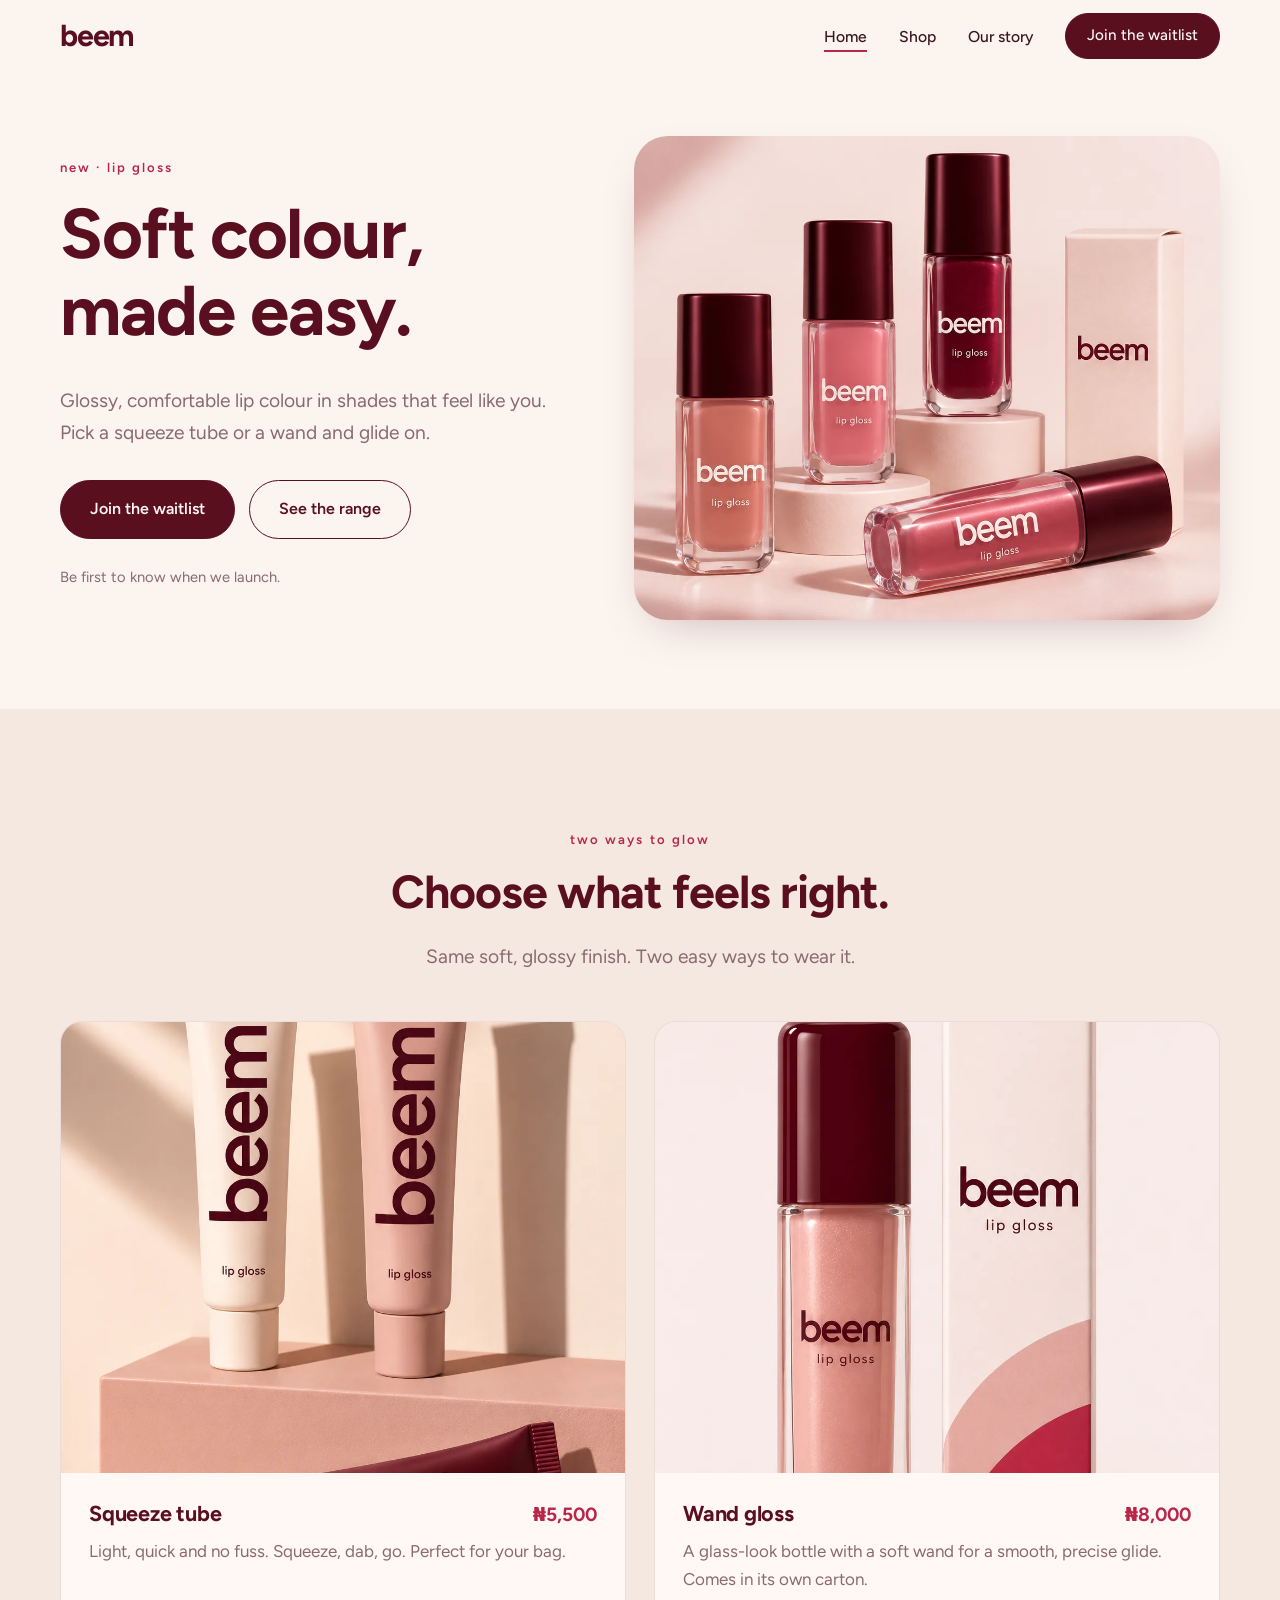
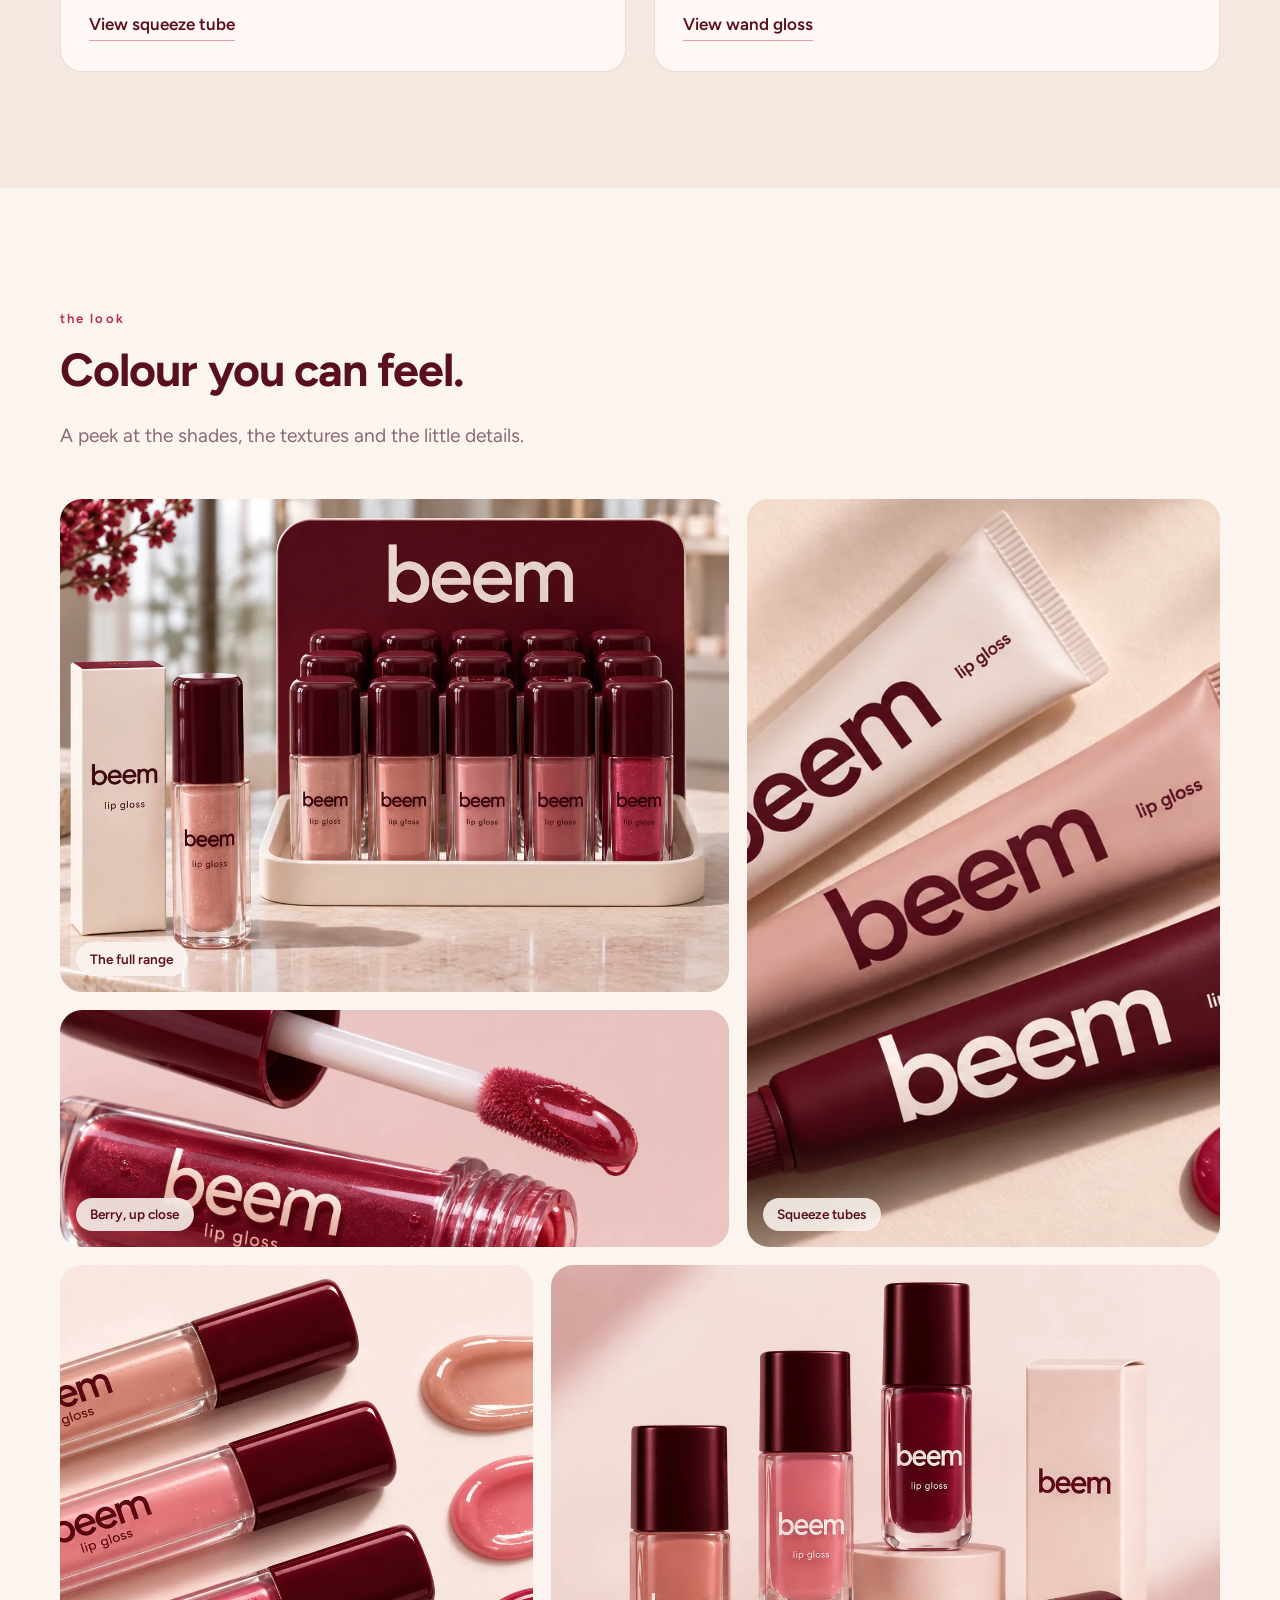
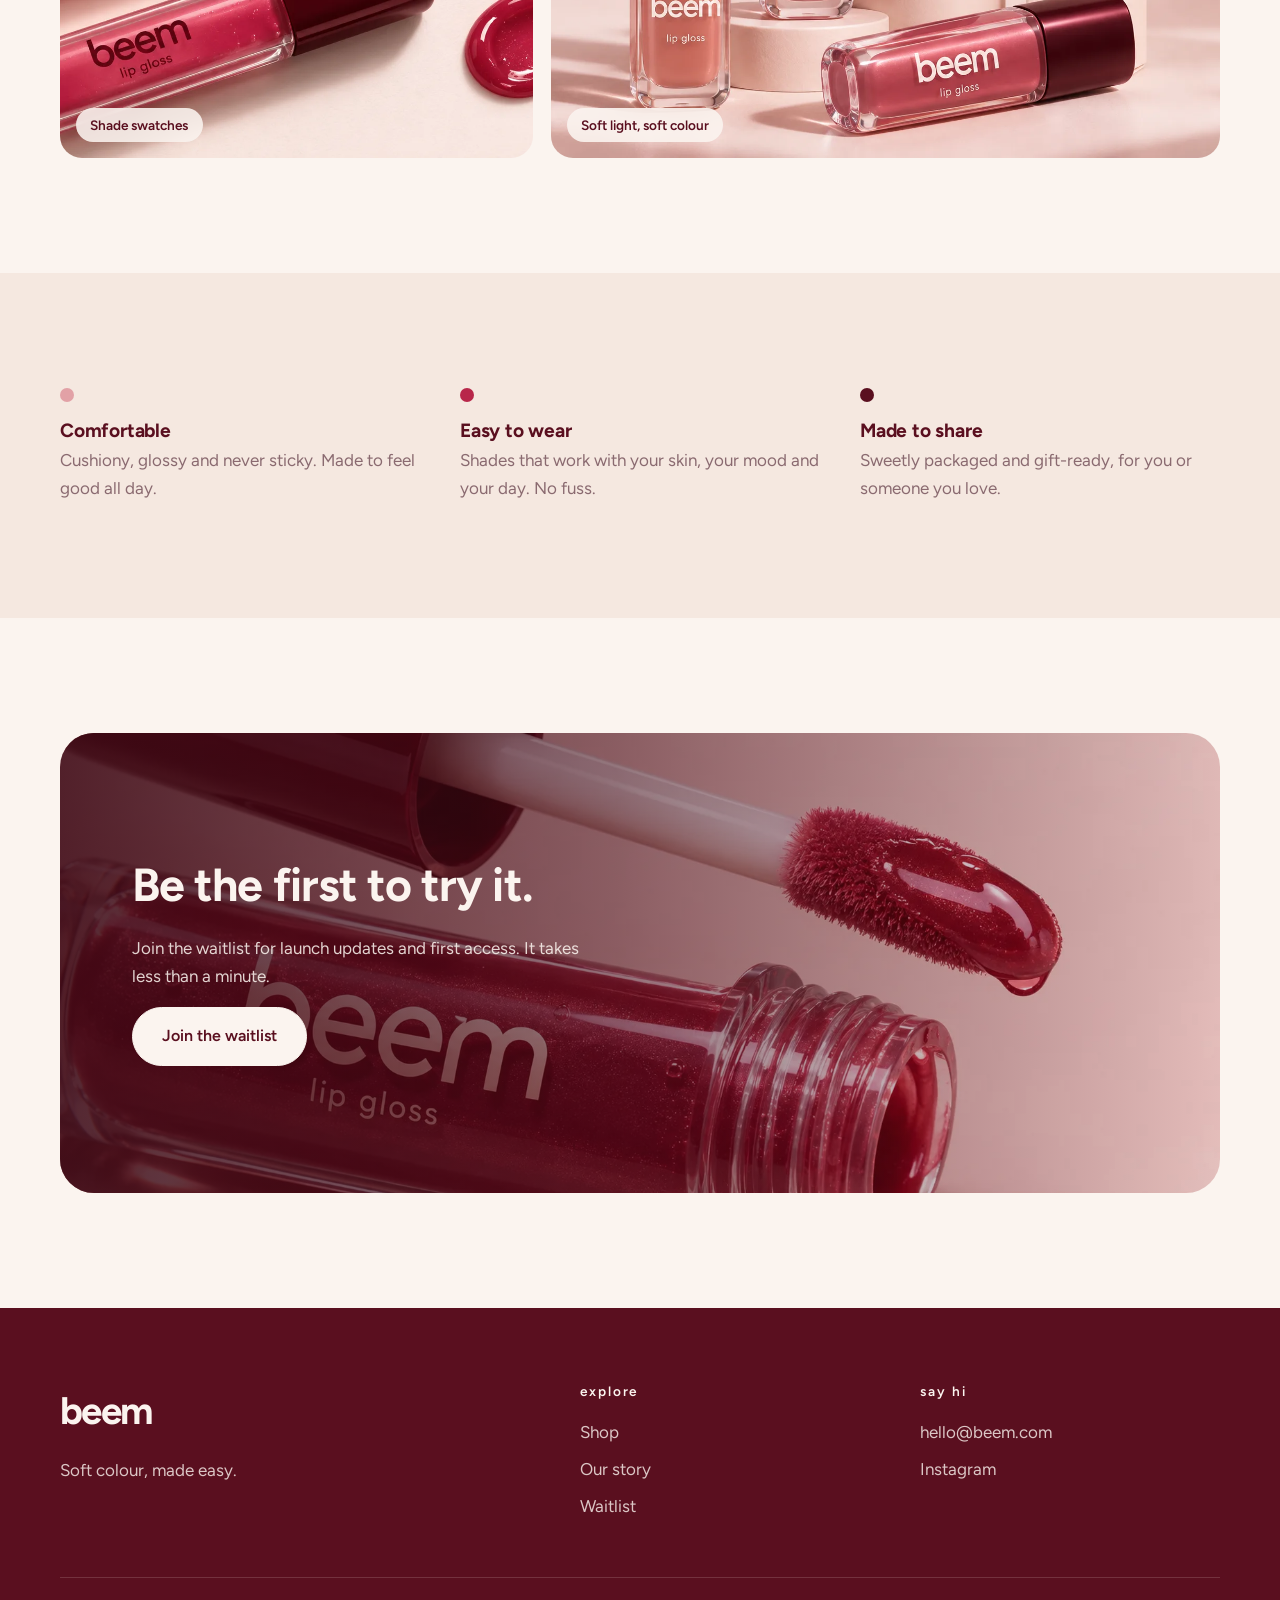
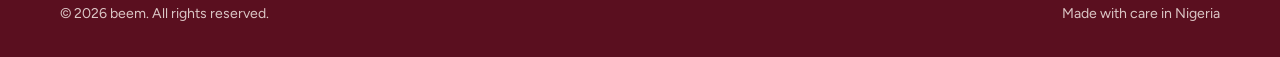
<file: beem-site/index.html>
<!DOCTYPE html>
<html lang="en">
<head>
  <meta charset="utf-8">
  <meta name="viewport" content="width=device-width, initial-scale=1">
  <title>beem — lip gloss, made easy</title>
  <meta name="description" content="beem lip gloss: soft, glossy colour in a squeeze tube or a wand. Join the waitlist for first access.">
  <meta property="og:title" content="beem — lip gloss, made easy">
  <meta property="og:description" content="Soft, glossy colour for every day. Join the waitlist for first access.">
  <meta property="og:image" content="images/hero-bottles.jpg">
  <meta name="theme-color" content="#5a0f1f">
  <link rel="preconnect" href="https://fonts.googleapis.com">
  <link rel="preconnect" href="https://fonts.gstatic.com" crossorigin>
  <link href="https://fonts.googleapis.com/css2?family=Figtree:wght@400;500;600;700&display=swap" rel="stylesheet">
  <link rel="stylesheet" href="css/style.css">
</head>
<body>

<header class="site-header">
  <nav class="wrap nav" aria-label="Main">
    <a href="index.html" class="logo" aria-label="beem home">beem</a>
    <button class="nav__toggle" aria-expanded="false" aria-controls="menu" aria-label="Menu"><span></span></button>
    <ul class="nav__links" id="menu">
      <li><a href="index.html" aria-current="page">Home</a></li>
      <li><a href="shop.html">Shop</a></li>
      <li><a href="about.html">Our story</a></li>
      <li><a href="waitlist.html" class="btn">Join the waitlist</a></li>
    </ul>
  </nav>
</header>

<main>
  <!-- HERO -->
  <section class="hero">
    <div class="wrap hero__grid">
      <div class="hero__text">
        <span class="eyebrow">new · lip gloss</span>
        <h1>Soft colour, <br>made easy.</h1>
        <p class="lead">Glossy, comfortable lip colour in shades that feel like you. Pick a squeeze tube or a wand and glide on.</p>
        <div class="hero__actions">
          <a href="waitlist.html" class="btn">Join the waitlist</a>
          <a href="shop.html" class="btn btn--ghost">See the range</a>
        </div>
        <p class="hero__note">Be first to know when we launch.</p>
      </div>
      <div class="hero__img reveal">
        <img src="images/hero-bottles.webp" alt="Four beem lip gloss bottles in nude, rose and wine shades beside their cream carton" width="1672" height="941" fetchpriority="high">
      </div>
    </div>
  </section>

  <!-- TWO WAYS -->
  <section class="section section--blush">
    <div class="wrap">
      <div class="section-head section-head--center reveal">
        <span class="eyebrow">two ways to glow</span>
        <h2>Choose what feels right.</h2>
        <p class="lead">Same soft, glossy finish. Two easy ways to wear it.</p>
      </div>
      <div class="duo">
        <article class="card reveal">
          <div class="card__img"><img src="images/tubes-trio.webp" alt="Beem squeeze tubes in cream, blush and wine" style="object-position: 50% 45%" loading="lazy" width="1024" height="1536"></div>
          <div class="card__body">
            <div class="card__row"><h3>Squeeze tube</h3><span class="price">₦5,500</span></div>
            <p>Light, quick and no fuss. Squeeze, dab, go. Perfect for your bag.</p>
            <a href="shop.html#tube" class="link-arrow">View squeeze tube</a>
          </div>
        </article>
        <article class="card reveal" data-delay="1">
          <div class="card__img"><img src="images/gloss-carton.webp" alt="Beem wand lip gloss in soft nude beside its carton" style="object-position: 50% 40%" loading="lazy" width="1086" height="1448"></div>
          <div class="card__body">
            <div class="card__row"><h3>Wand gloss</h3><span class="price">₦8,000</span></div>
            <p>A glass-look bottle with a soft wand for a smooth, precise glide. Comes in its own carton.</p>
            <a href="shop.html#gloss" class="link-arrow">View wand gloss</a>
          </div>
        </article>
      </div>
    </div>
  </section>

  <!-- CAMPAIGN -->
  <section class="section">
    <div class="wrap">
      <div class="section-head reveal">
        <span class="eyebrow">the look</span>
        <h2>Colour you can feel.</h2>
        <p class="lead">A peek at the shades, the textures and the little details.</p>
      </div>
      <div class="gallery">
        <figure class="g1 reveal"><img src="images/counter-display.webp" alt="Beem lip gloss display on a marble counter" loading="lazy"><figcaption>The full range</figcaption></figure>
        <figure class="g2 reveal" data-delay="1"><img src="images/tubes-flatlay.webp" alt="Beem squeeze tubes lying beside an open carton with gloss swatches" style="object-position: 62% 50%" loading="lazy"><figcaption>Squeeze tubes</figcaption></figure>
        <figure class="g3 reveal"><img src="images/berry-macro.webp" alt="Close-up of the berry gloss wand with a glossy drop" style="object-position: 50% 30%" loading="lazy"><figcaption>Berry, up close</figcaption></figure>
        <figure class="g4 reveal"><img src="images/wands-swatches.webp" alt="Three beem glosses next to their glossy swatches" loading="lazy"><figcaption>Shade swatches</figcaption></figure>
        <figure class="g5 reveal" data-delay="1"><img src="images/hero-bottles.webp" alt="Beem gloss bottles on soft pedestals" loading="lazy"><figcaption>Soft light, soft colour</figcaption></figure>
      </div>
    </div>
  </section>

  <!-- VALUES -->
  <section class="section section--blush">
    <div class="wrap values">
      <div class="value reveal"><div class="value__dot"></div><h3>Comfortable</h3><p>Cushiony, glossy and never sticky. Made to feel good all day.</p></div>
      <div class="value reveal" data-delay="1"><div class="value__dot"></div><h3>Easy to wear</h3><p>Shades that work with your skin, your mood and your day. No fuss.</p></div>
      <div class="value reveal" data-delay="2"><div class="value__dot"></div><h3>Made to share</h3><p>Sweetly packaged and gift-ready, for you or someone you love.</p></div>
    </div>
  </section>

  <!-- CTA BANNER -->
  <section class="section">
    <div class="wrap">
      <div class="banner reveal">
        <div class="banner__bg"><img src="images/berry-macro.webp" alt="" loading="lazy"></div>
        <div class="banner__text">
          <h2>Be the first to try it.</h2>
          <p>Join the waitlist for launch updates and first access. It takes less than a minute.</p>
          <a href="waitlist.html" class="btn">Join the waitlist</a>
        </div>
      </div>
    </div>
  </section>
</main>

<footer class="site-footer">
  <div class="wrap">
    <div class="footer__grid">
      <div>
        <a href="index.html" class="logo">beem</a>
        <p>Soft colour, made easy.</p>
      </div>
      <div>
        <h4>explore</h4>
        <ul>
          <li><a href="shop.html">Shop</a></li>
          <li><a href="about.html">Our story</a></li>
          <li><a href="waitlist.html">Waitlist</a></li>
        </ul>
      </div>
      <div>
        <h4>say hi</h4>
        <ul>
          <li><a href="mailto:hello@beem.com">hello@beem.com</a></li>
          <li><a href="#" aria-label="Instagram">Instagram</a></li>
        </ul>
      </div>
    </div>
    <div class="footer__bottom">
      <span>© <span data-year>2026</span> beem. All rights reserved.</span>
      <span>Made with care in Nigeria</span>
    </div>
  </div>
</footer>

<script src="js/main.js"></script>
</body>
</html>
</file>
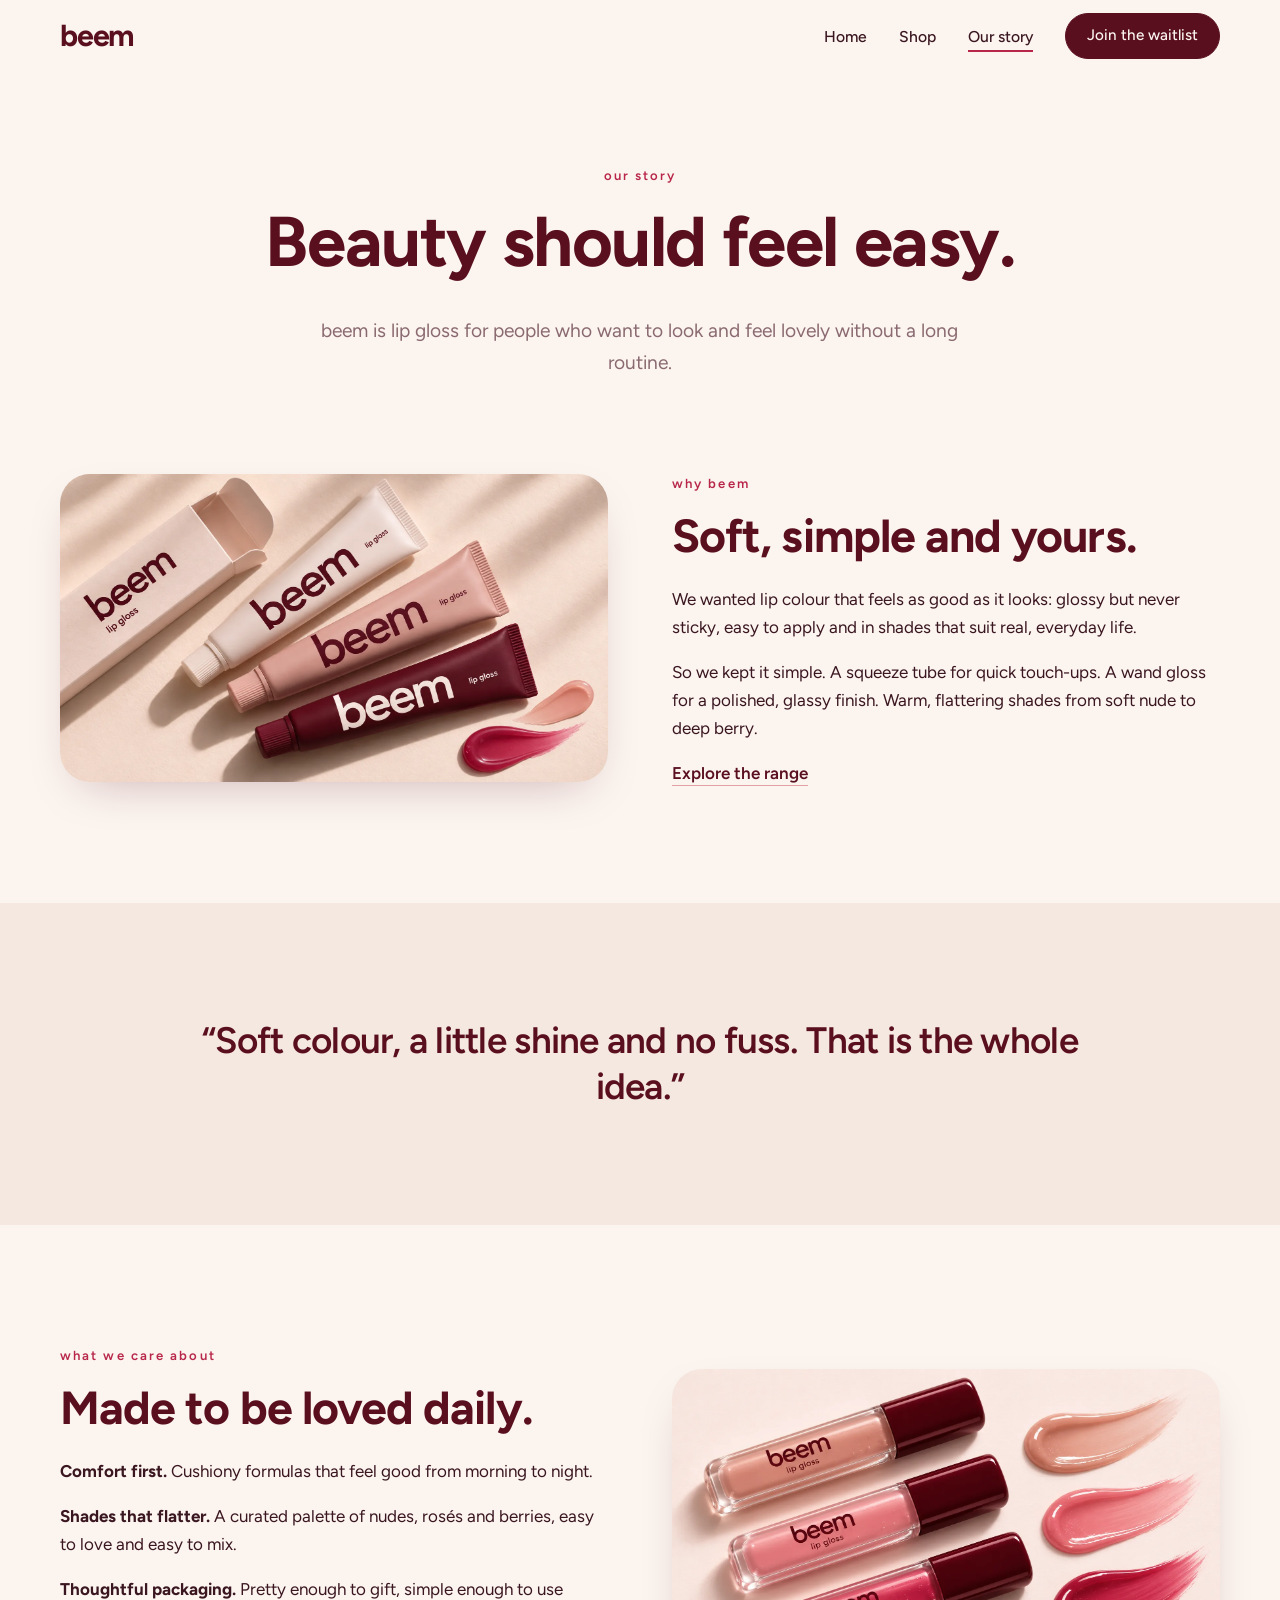
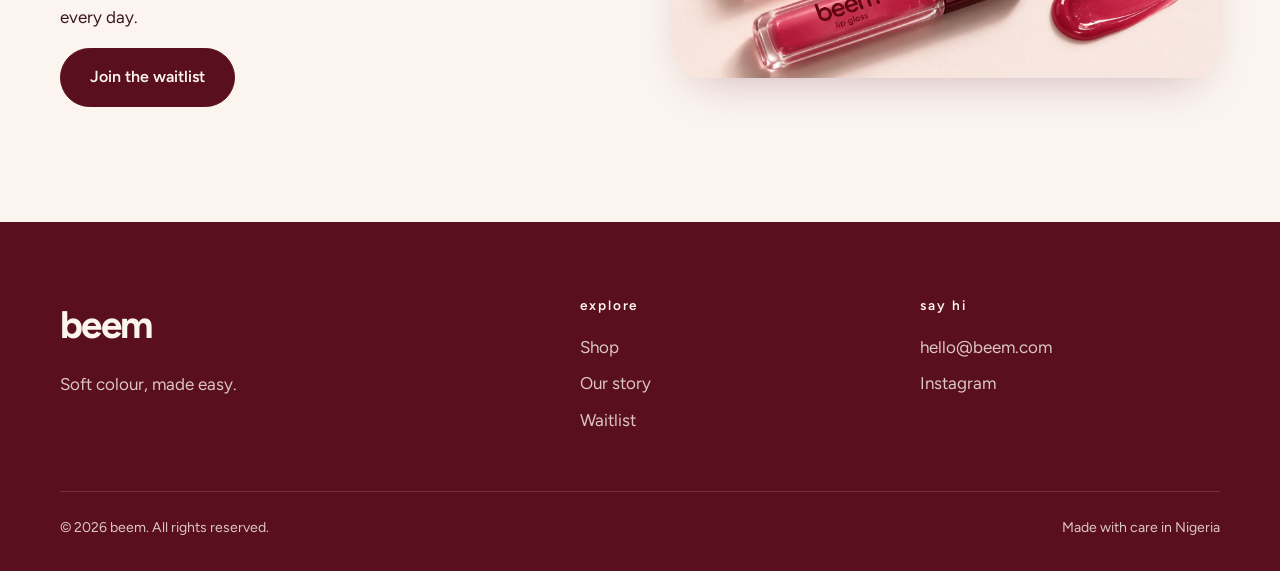
<file: beem-site/about.html>
<!DOCTYPE html>
<html lang="en">
<head>
  <meta charset="utf-8">
  <meta name="viewport" content="width=device-width, initial-scale=1">
  <title>Our story — beem</title>
  <meta name="description" content="beem is lip gloss made simple: soft colour, comfortable wear and shades that feel like you.">
  <meta property="og:title" content="Our story — beem">
  <meta property="og:image" content="images/hero-bottles.jpg">
  <meta name="theme-color" content="#5a0f1f">
  <link rel="preconnect" href="https://fonts.googleapis.com">
  <link rel="preconnect" href="https://fonts.gstatic.com" crossorigin>
  <link href="https://fonts.googleapis.com/css2?family=Figtree:wght@400;500;600;700&display=swap" rel="stylesheet">
  <link rel="stylesheet" href="css/style.css">
</head>
<body>

<header class="site-header">
  <nav class="wrap nav" aria-label="Main">
    <a href="index.html" class="logo" aria-label="beem home">beem</a>
    <button class="nav__toggle" aria-expanded="false" aria-controls="menu" aria-label="Menu"><span></span></button>
    <ul class="nav__links" id="menu">
      <li><a href="index.html">Home</a></li>
      <li><a href="shop.html">Shop</a></li>
      <li><a href="about.html" aria-current="page">Our story</a></li>
      <li><a href="waitlist.html" class="btn">Join the waitlist</a></li>
    </ul>
  </nav>
</header>

<main>
  <section class="page-head wrap">
    <span class="eyebrow">our story</span>
    <h1>Beauty should feel easy.</h1>
    <p class="lead">beem is lip gloss for people who want to look and feel lovely without a long routine.</p>
  </section>

  <section class="section" style="padding-top: 2rem;">
    <div class="wrap split">
      <div class="split__img reveal"><img src="images/tubes-flatlay.webp" alt="Beem squeeze tubes and carton on a soft cream surface" loading="lazy"></div>
      <div class="reveal" data-delay="1">
        <span class="eyebrow">why beem</span>
        <h2>Soft, simple and yours.</h2>
        <p>We wanted lip colour that feels as good as it looks: glossy but never sticky, easy to apply and in shades that suit real, everyday life.</p>
        <p>So we kept it simple. A squeeze tube for quick touch-ups. A wand gloss for a polished, glassy finish. Warm, flattering shades from soft nude to deep berry.</p>
        <a href="shop.html" class="link-arrow">Explore the range</a>
      </div>
    </div>
  </section>

  <section class="section section--blush">
    <div class="wrap">
      <p class="quote reveal">“Soft colour, a little shine and no fuss. That is the whole idea.”</p>
    </div>
  </section>

  <section class="section">
    <div class="wrap split split--flip">
      <div class="split__img reveal"><img src="images/wands-swatches.webp" alt="Beem glosses next to their shiny swatches" loading="lazy"></div>
      <div class="reveal" data-delay="1">
        <span class="eyebrow">what we care about</span>
        <h2>Made to be loved daily.</h2>
        <p><strong>Comfort first.</strong> Cushiony formulas that feel good from morning to night.</p>
        <p><strong>Shades that flatter.</strong> A curated palette of nudes, rosés and berries, easy to love and easy to mix.</p>
        <p><strong>Thoughtful packaging.</strong> Pretty enough to gift, simple enough to use every day.</p>
        <a href="waitlist.html" class="btn">Join the waitlist</a>
      </div>
    </div>
  </section>
</main>

<footer class="site-footer">
  <div class="wrap">
    <div class="footer__grid">
      <div>
        <a href="index.html" class="logo">beem</a>
        <p>Soft colour, made easy.</p>
      </div>
      <div>
        <h4>explore</h4>
        <ul>
          <li><a href="shop.html">Shop</a></li>
          <li><a href="about.html">Our story</a></li>
          <li><a href="waitlist.html">Waitlist</a></li>
        </ul>
      </div>
      <div>
        <h4>say hi</h4>
        <ul>
          <li><a href="mailto:hello@beem.com">hello@beem.com</a></li>
          <li><a href="#" aria-label="Instagram">Instagram</a></li>
        </ul>
      </div>
    </div>
    <div class="footer__bottom">
      <span>© <span data-year>2026</span> beem. All rights reserved.</span>
      <span>Made with care in Nigeria</span>
    </div>
  </div>
</footer>

<script src="js/main.js"></script>
</body>
</html>
</file>
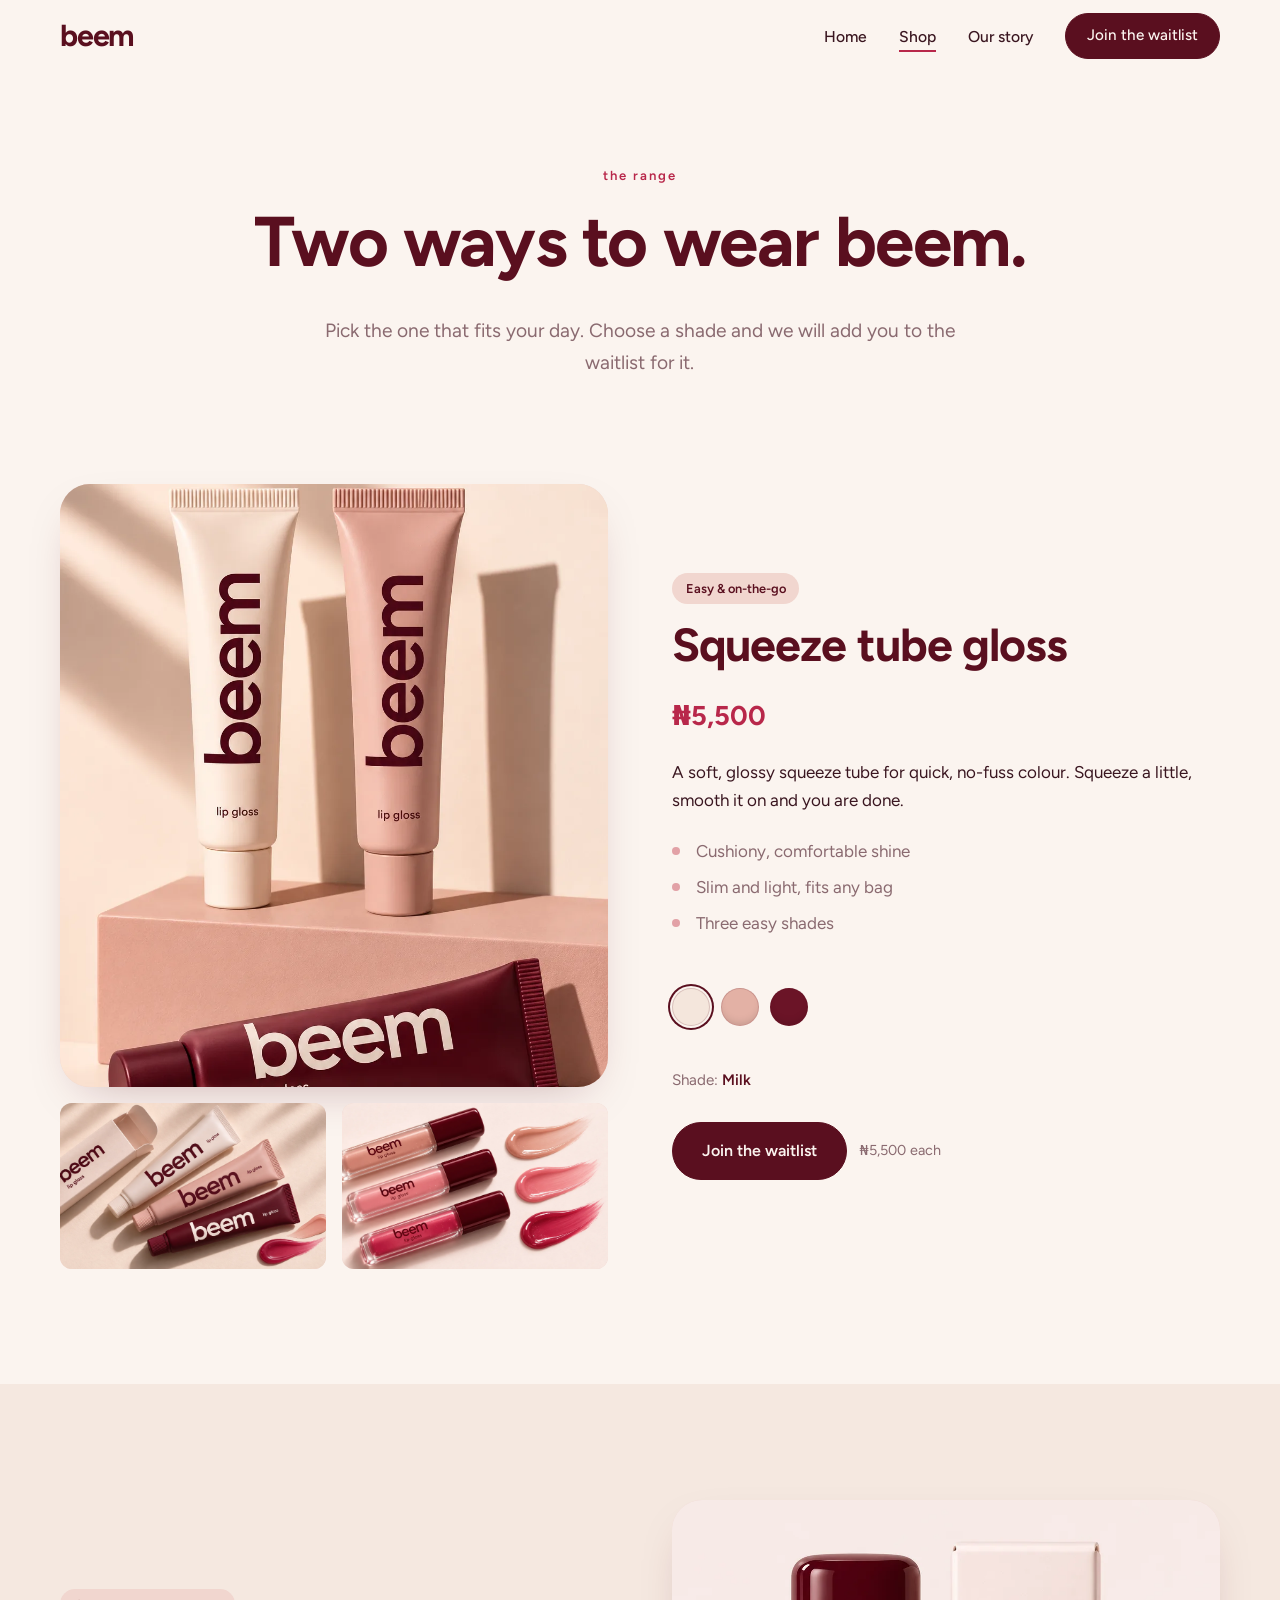
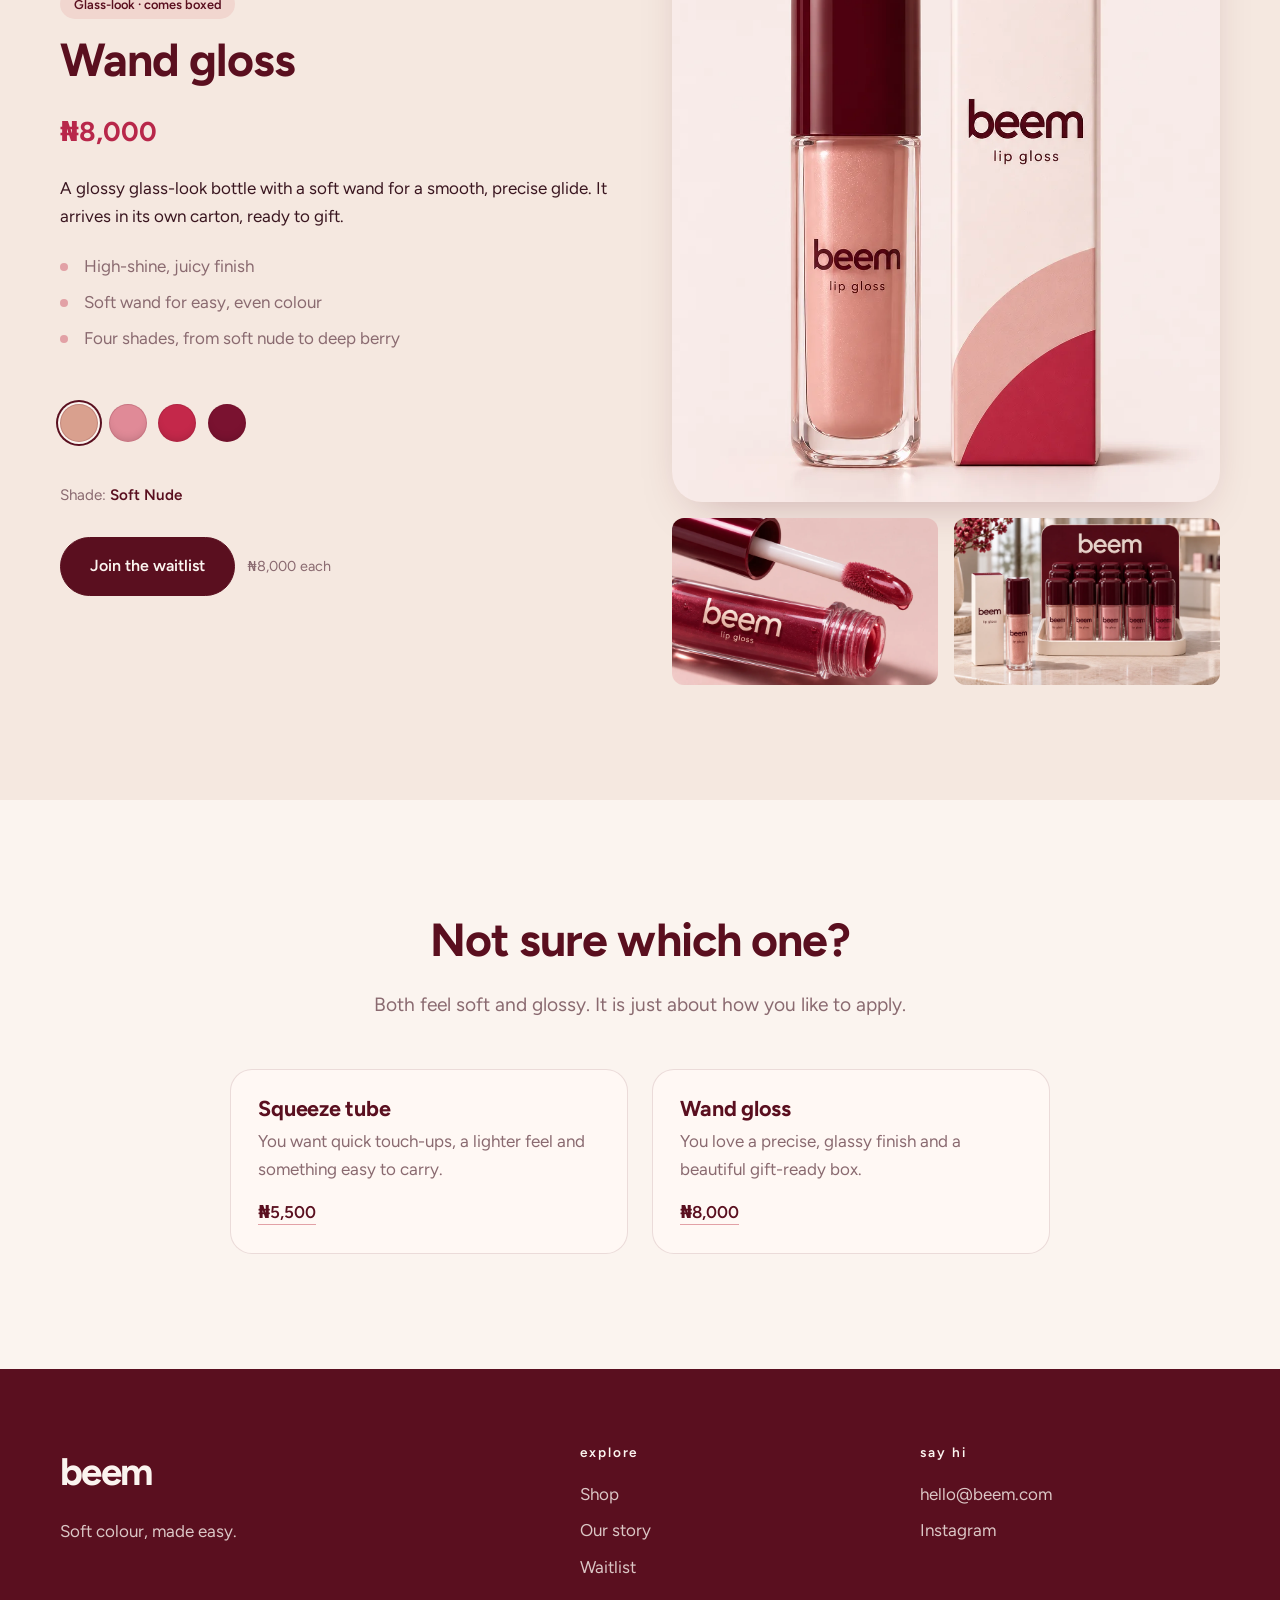
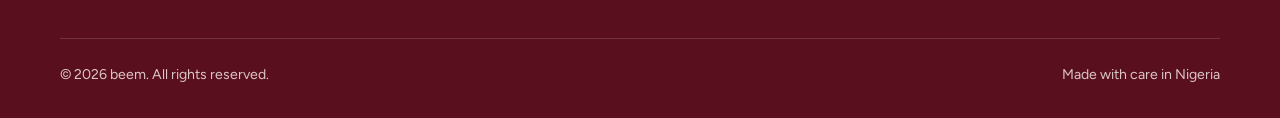
<file: beem-site/shop.html>
<!DOCTYPE html>
<html lang="en">
<head>
  <meta charset="utf-8">
  <meta name="viewport" content="width=device-width, initial-scale=1">
  <title>Shop — beem lip gloss</title>
  <meta name="description" content="Squeeze tube lip gloss ₦5,500 and wand lip gloss ₦8,000. Pick your shade and join the waitlist.">
  <meta property="og:title" content="Shop — beem lip gloss">
  <meta property="og:image" content="images/hero-bottles.jpg">
  <meta name="theme-color" content="#5a0f1f">
  <link rel="preconnect" href="https://fonts.googleapis.com">
  <link rel="preconnect" href="https://fonts.gstatic.com" crossorigin>
  <link href="https://fonts.googleapis.com/css2?family=Figtree:wght@400;500;600;700&display=swap" rel="stylesheet">
  <link rel="stylesheet" href="css/style.css">
</head>
<body>

<header class="site-header">
  <nav class="wrap nav" aria-label="Main">
    <a href="index.html" class="logo" aria-label="beem home">beem</a>
    <button class="nav__toggle" aria-expanded="false" aria-controls="menu" aria-label="Menu"><span></span></button>
    <ul class="nav__links" id="menu">
      <li><a href="index.html">Home</a></li>
      <li><a href="shop.html" aria-current="page">Shop</a></li>
      <li><a href="about.html">Our story</a></li>
      <li><a href="waitlist.html" class="btn">Join the waitlist</a></li>
    </ul>
  </nav>
</header>

<main>
  <section class="page-head wrap">
    <span class="eyebrow">the range</span>
    <h1>Two ways to wear beem.</h1>
    <p class="lead">Pick the one that fits your day. Choose a shade and we will add you to the waitlist for it.</p>
  </section>

  <!-- SQUEEZE TUBE -->
  <section class="section" id="tube" style="padding-top: 3rem;">
    <div class="wrap product">
      <div class="product__media reveal">
        <div class="main"><img src="images/tubes-trio.webp" alt="Beem squeeze tubes in cream, blush and wine" style="object-position: 50% 40%" width="1024" height="1536"></div>
        <div class="thumbs">
          <div><img src="images/tubes-flatlay.webp" alt="Squeeze tubes beside an open carton" style="object-position: 60% 50%" loading="lazy"></div>
          <div><img src="images/wands-swatches.webp" alt="Gloss swatches in nude, rose and berry" style="object-position: 90% 50%" loading="lazy"></div>
        </div>
      </div>
      <div class="product__info reveal" data-delay="1">
        <span class="badge">Easy &amp; on-the-go</span>
        <h2>Squeeze tube gloss</h2>
        <span class="price">₦5,500</span>
        <p>A soft, glossy squeeze tube for quick, no-fuss colour. Squeeze a little, smooth it on and you are done.</p>
        <ul>
          <li>Cushiony, comfortable shine</li>
          <li>Slim and light, fits any bag</li>
          <li>Three easy shades</li>
        </ul>

        <div data-shade-group data-product="tube">
          <fieldset style="border:0;padding:0;margin:0">
            <legend class="sr-only">Choose a shade</legend>
            <ul class="swatches">
              <li class="swatch"><label><input type="radio" name="tube-shade" value="Milk" checked><span style="--c:#f4e6dc"></span><em class="sr-only">Milk</em></label></li>
              <li class="swatch"><label><input type="radio" name="tube-shade" value="Petal"><span style="--c:#e3b1a5"></span><em class="sr-only">Petal</em></label></li>
              <li class="swatch"><label><input type="radio" name="tube-shade" value="Merlot"><span style="--c:#6b1427"></span><em class="sr-only">Merlot</em></label></li>
            </ul>
          </fieldset>
          <p class="shade-name">Shade: <strong>Milk</strong></p>
          <div class="product__cta">
            <a href="waitlist.html?product=tube" class="btn" data-waitlist-link>Join the waitlist</a>
            <span class="small-note">₦5,500 each</span>
          </div>
        </div>
      </div>
    </div>
  </section>

  <!-- WAND GLOSS -->
  <section class="section section--blush" id="gloss">
    <div class="wrap product product--flip">
      <div class="product__media reveal">
        <div class="main"><img src="images/gloss-carton.webp" alt="Beem wand lip gloss in soft nude beside its carton" style="object-position: 50% 45%" width="1086" height="1448"></div>
        <div class="thumbs">
          <div><img src="images/berry-macro.webp" alt="Berry gloss on the soft wand applicator" loading="lazy"></div>
          <div><img src="images/counter-display.webp" alt="Wand glosses on a marble counter display" style="object-position: 70% 50%" loading="lazy"></div>
        </div>
      </div>
      <div class="product__info reveal" data-delay="1">
        <span class="badge">Glass-look · comes boxed</span>
        <h2>Wand gloss</h2>
        <span class="price">₦8,000</span>
        <p>A glossy glass-look bottle with a soft wand for a smooth, precise glide. It arrives in its own carton, ready to gift.</p>
        <ul>
          <li>High-shine, juicy finish</li>
          <li>Soft wand for easy, even colour</li>
          <li>Four shades, from soft nude to deep berry</li>
        </ul>

        <div data-shade-group data-product="gloss">
          <fieldset style="border:0;padding:0;margin:0">
            <legend class="sr-only">Choose a shade</legend>
            <ul class="swatches">
              <li class="swatch"><label><input type="radio" name="gloss-shade" value="Soft Nude" checked><span style="--c:#d9a08e"></span><em class="sr-only">Soft Nude</em></label></li>
              <li class="swatch"><label><input type="radio" name="gloss-shade" value="Rosé"><span style="--c:#e08a97"></span><em class="sr-only">Rosé</em></label></li>
              <li class="swatch"><label><input type="radio" name="gloss-shade" value="Berry"><span style="--c:#c4284a"></span><em class="sr-only">Berry</em></label></li>
              <li class="swatch"><label><input type="radio" name="gloss-shade" value="Merlot"><span style="--c:#7a1230"></span><em class="sr-only">Merlot</em></label></li>
            </ul>
          </fieldset>
          <p class="shade-name">Shade: <strong>Soft Nude</strong></p>
          <div class="product__cta">
            <a href="waitlist.html?product=gloss" class="btn" data-waitlist-link>Join the waitlist</a>
            <span class="small-note">₦8,000 each</span>
          </div>
        </div>
      </div>
    </div>
  </section>

  <!-- WHICH ONE -->
  <section class="section">
    <div class="wrap">
      <div class="section-head section-head--center reveal">
        <h2>Not sure which one?</h2>
        <p class="lead">Both feel soft and glossy. It is just about how you like to apply.</p>
      </div>
      <div class="compare reveal">
        <div>
          <h3>Squeeze tube</h3>
          <p>You want quick touch-ups, a lighter feel and something easy to carry.</p>
          <a href="#tube" class="link-arrow">₦5,500</a>
        </div>
        <div>
          <h3>Wand gloss</h3>
          <p>You love a precise, glassy finish and a beautiful gift-ready box.</p>
          <a href="#gloss" class="link-arrow">₦8,000</a>
        </div>
      </div>
    </div>
  </section>
</main>

<footer class="site-footer">
  <div class="wrap">
    <div class="footer__grid">
      <div>
        <a href="index.html" class="logo">beem</a>
        <p>Soft colour, made easy.</p>
      </div>
      <div>
        <h4>explore</h4>
        <ul>
          <li><a href="shop.html">Shop</a></li>
          <li><a href="about.html">Our story</a></li>
          <li><a href="waitlist.html">Waitlist</a></li>
        </ul>
      </div>
      <div>
        <h4>say hi</h4>
        <ul>
          <li><a href="mailto:hello@beem.com">hello@beem.com</a></li>
          <li><a href="#" aria-label="Instagram">Instagram</a></li>
        </ul>
      </div>
    </div>
    <div class="footer__bottom">
      <span>© <span data-year>2026</span> beem. All rights reserved.</span>
      <span>Made with care in Nigeria</span>
    </div>
  </div>
</footer>

<script src="js/main.js"></script>
</body>
</html>
</file>
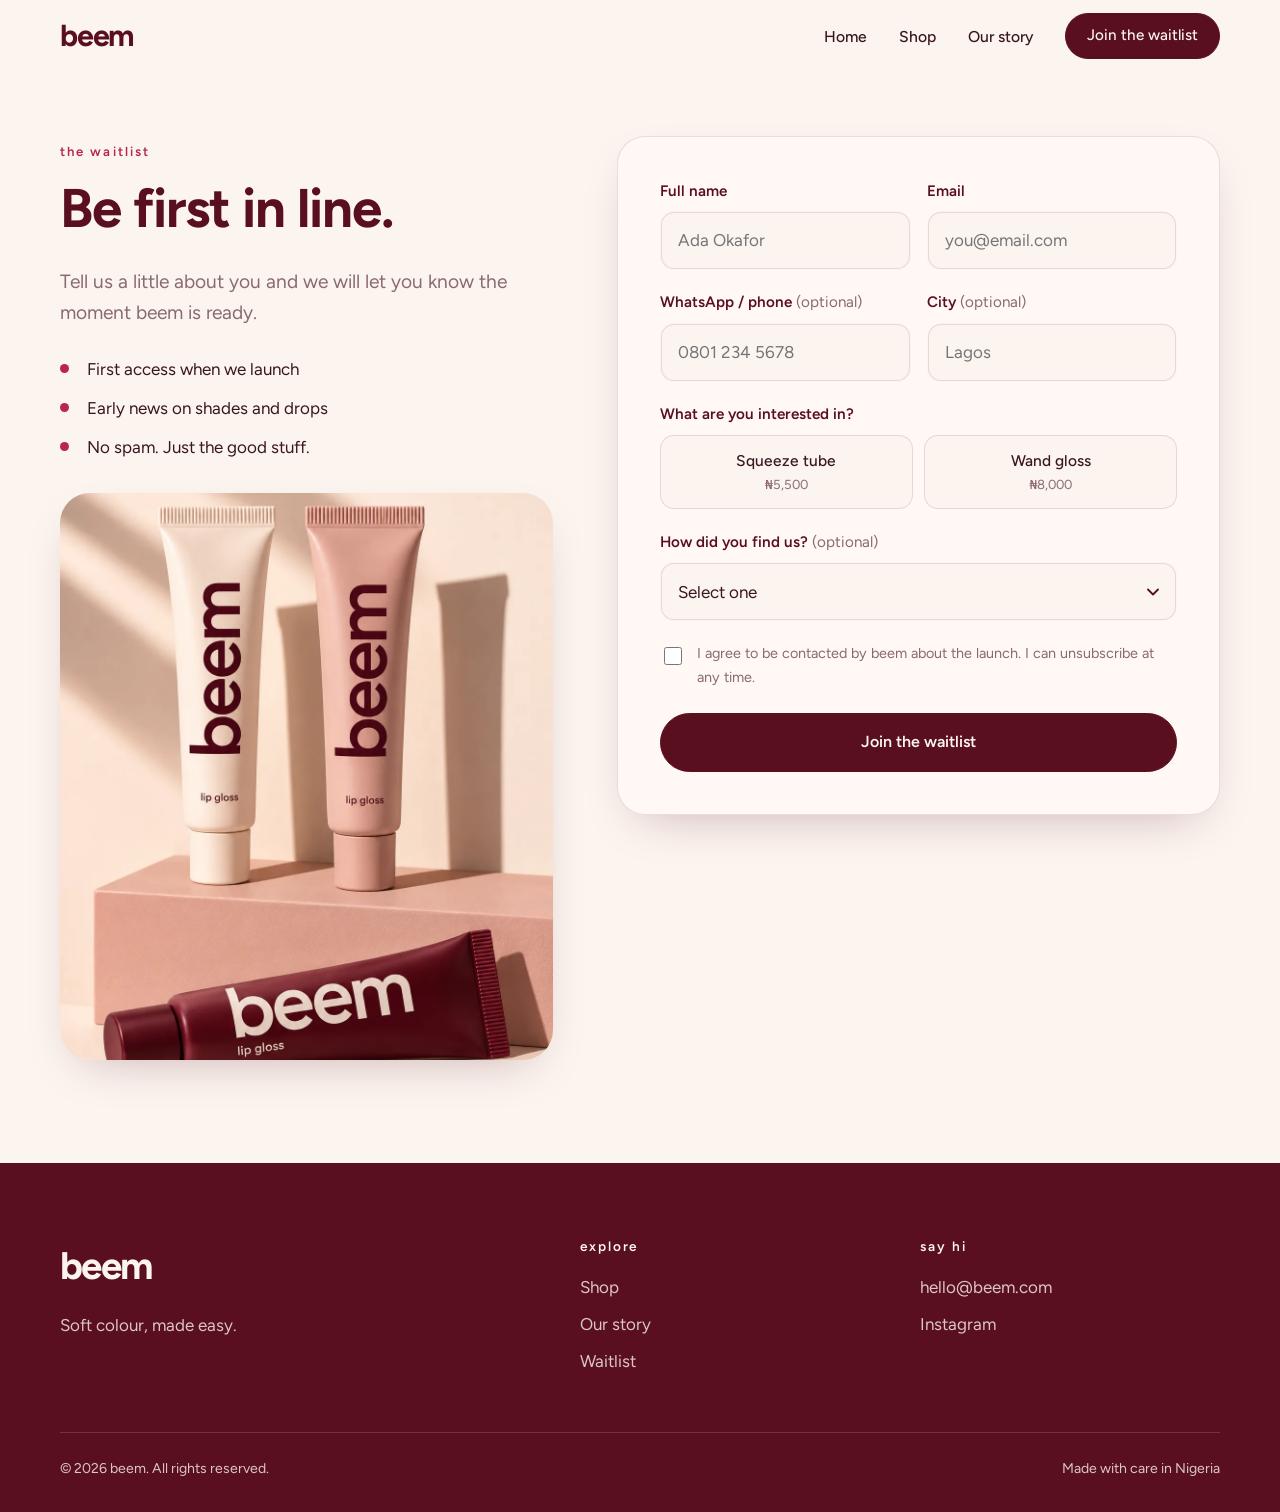
<file: beem-site/waitlist.html>
<!DOCTYPE html>
<html lang="en">
<head>
  <meta charset="utf-8">
  <meta name="viewport" content="width=device-width, initial-scale=1">
  <title>Join the waitlist — beem</title>
  <meta name="description" content="Join the beem waitlist for first access to our lip gloss launch.">
  <meta property="og:title" content="Join the waitlist — beem">
  <meta property="og:image" content="images/hero-bottles.jpg">
  <meta name="theme-color" content="#5a0f1f">
  <link rel="preconnect" href="https://fonts.googleapis.com">
  <link rel="preconnect" href="https://fonts.gstatic.com" crossorigin>
  <link href="https://fonts.googleapis.com/css2?family=Figtree:wght@400;500;600;700&display=swap" rel="stylesheet">
  <link rel="stylesheet" href="css/style.css">
</head>
<body>

<header class="site-header">
  <nav class="wrap nav" aria-label="Main">
    <a href="index.html" class="logo" aria-label="beem home">beem</a>
    <button class="nav__toggle" aria-expanded="false" aria-controls="menu" aria-label="Menu"><span></span></button>
    <ul class="nav__links" id="menu">
      <li><a href="index.html">Home</a></li>
      <li><a href="shop.html">Shop</a></li>
      <li><a href="about.html">Our story</a></li>
      <li><a href="waitlist.html" class="btn" aria-current="page">Join the waitlist</a></li>
    </ul>
  </nav>
</header>

<main>
  <div class="wrap waitlist">
    <aside class="waitlist__aside">
      <span class="eyebrow">the waitlist</span>
      <h1 style="font-size: clamp(2.2rem, 4.5vw, 3.4rem);">Be first in line.</h1>
      <p class="lead">Tell us a little about you and we will let you know the moment beem is ready.</p>
      <ul class="perks">
        <li>First access when we launch</li>
        <li>Early news on shades and drops</li>
        <li>No spam. Just the good stuff.</li>
      </ul>
      <div class="img"><img src="images/tubes-trio.webp" alt="Beem squeeze tubes in cream, blush and wine" loading="lazy"></div>
    </aside>

    <div class="form" id="waitlist-card">
      <form id="waitlist-form" novalidate>
        <div class="form-error" id="form-error" role="alert">Something went wrong sending that. Please check your connection and try again.</div>

        <div class="row2">
          <div class="field">
            <label for="name">Full name</label>
            <input type="text" id="name" name="name" autocomplete="name" placeholder="Ada Okafor">
            <div class="error">Please add your name.</div>
          </div>
          <div class="field">
            <label for="email">Email</label>
            <input type="email" id="email" name="email" autocomplete="email" placeholder="you@email.com">
            <div class="error">Please enter a valid email.</div>
          </div>
        </div>

        <div class="row2">
          <div class="field">
            <label for="phone">WhatsApp / phone <span class="opt">(optional)</span></label>
            <input type="tel" id="phone" name="phone" autocomplete="tel" placeholder="0801 234 5678">
            <div class="error">That number does not look right.</div>
          </div>
          <div class="field">
            <label for="city">City <span class="opt">(optional)</span></label>
            <input type="text" id="city" name="city" autocomplete="address-level2" placeholder="Lagos">
          </div>
        </div>

        <fieldset class="field" id="product-field">
          <legend>What are you interested in?</legend>
          <div class="choices">
            <label class="choice"><input type="checkbox" name="products" value="tube"><span>Squeeze tube<small>₦5,500</small></span></label>
            <label class="choice"><input type="checkbox" name="products" value="gloss"><span>Wand gloss<small>₦8,000</small></span></label>
          </div>
          <div class="error">Pick at least one.</div>
        </fieldset>

        <fieldset class="field" id="shade-field" hidden>
          <legend>Favourite shades <span class="opt">(optional)</span></legend>
          <div class="shade-chips" id="shade-chips"></div>
        </fieldset>

        <div class="field">
          <label for="heard">How did you find us? <span class="opt">(optional)</span></label>
          <select id="heard" name="heard">
            <option value="">Select one</option>
            <option>Instagram</option>
            <option>TikTok</option>
            <option>X (Twitter)</option>
            <option>WhatsApp</option>
            <option>A friend</option>
            <option>Other</option>
          </select>
        </div>

        <!-- spam trap: leave empty -->
        <div class="hp" aria-hidden="true">
          <label>Company <input type="text" name="company" tabindex="-1" autocomplete="off"></label>
        </div>

        <div class="field">
          <label class="consent">
            <input type="checkbox" name="consent">
            <span>I agree to be contacted by beem about the launch. I can unsubscribe at any time.</span>
          </label>
          <div class="error">Please tick this so we can contact you.</div>
        </div>

        <button type="submit" class="btn btn--block" id="submit-btn">Join the waitlist</button>
        <p class="small-note" id="test-note" hidden style="margin-top:1rem;text-align:center;">Test mode: no form endpoint is set yet, so sign-ups stay in this browser. See <code>js/waitlist.js</code>.</p>
      </form>

      <div class="success" id="success" role="status">
        <div class="tick"><svg viewBox="0 0 24 24" fill="none" stroke-width="2.2" stroke-linecap="round" stroke-linejoin="round"><path d="M5 12.5l4.5 4.5L19 7.5"/></svg></div>
        <h2>You are on the list, <span id="success-name"></span>.</h2>
        <p class="lead" style="margin-inline:auto;">Thank you. We will be in touch as soon as beem is ready.</p>
        <p style="margin-top:1.5rem;"><a href="shop.html" class="btn btn--ghost">Browse the range</a></p>
      </div>
    </div>
  </div>
</main>

<footer class="site-footer">
  <div class="wrap">
    <div class="footer__grid">
      <div>
        <a href="index.html" class="logo">beem</a>
        <p>Soft colour, made easy.</p>
      </div>
      <div>
        <h4>explore</h4>
        <ul>
          <li><a href="shop.html">Shop</a></li>
          <li><a href="about.html">Our story</a></li>
          <li><a href="waitlist.html">Waitlist</a></li>
        </ul>
      </div>
      <div>
        <h4>say hi</h4>
        <ul>
          <li><a href="mailto:hello@beem.com">hello@beem.com</a></li>
          <li><a href="#" aria-label="Instagram">Instagram</a></li>
        </ul>
      </div>
    </div>
    <div class="footer__bottom">
      <span>© <span data-year>2026</span> beem. All rights reserved.</span>
      <span>Made with care in Nigeria</span>
    </div>
  </div>
</footer>

<script src="js/main.js"></script>
<script src="js/waitlist.js"></script>
</body>
</html>
</file>
<file: beem-site/css/style.css>
/* ==========================================================
   beem — shared styles
   Calm, soft, easy. Burgundy + blush + cream.
   ========================================================== */

:root {
  --cream: #fbf4ef;
  --cream-deep: #f5e8e0;
  --blush: #f1d6cf;
  --rose: #e2a1a6;
  --berry: #b8274a;
  --wine: #5a0f1f;
  --wine-soft: #7a2535;
  --ink: #3a1620;
  --muted: #8a6a70;
  --line: rgba(90, 15, 31, 0.12);

  --radius: 22px;
  --radius-sm: 12px;
  --shadow: 0 18px 50px -24px rgba(90, 15, 31, 0.35);
  --maxw: 1160px;
  --ease: cubic-bezier(0.22, 0.61, 0.36, 1);
}

*,
*::before,
*::after { box-sizing: border-box; }

html { scroll-behavior: smooth; -webkit-text-size-adjust: 100%; }

body {
  margin: 0;
  font-family: "Figtree", system-ui, -apple-system, "Segoe UI", sans-serif;
  font-size: 1.0625rem;
  line-height: 1.65;
  color: var(--ink);
  background: var(--cream);
  -webkit-font-smoothing: antialiased;
}

img { max-width: 100%; display: block; }
a { color: inherit; text-decoration: none; }
button { font: inherit; cursor: pointer; }

h1, h2, h3 {
  font-weight: 700;
  line-height: 1.1;
  letter-spacing: -0.02em;
  color: var(--wine);
  margin: 0 0 0.5em;
}
h1 { font-size: clamp(2.5rem, 6vw, 4.4rem); }
h2 { font-size: clamp(1.9rem, 4vw, 2.9rem); }
h3 { font-size: 1.35rem; letter-spacing: -0.01em; }
p { margin: 0 0 1em; }

.wrap { width: min(var(--maxw), 100% - 2.5rem); margin-inline: auto; }
.section { padding: clamp(4rem, 9vw, 7.5rem) 0; }
.section--blush { background: var(--cream-deep); }

.eyebrow {
  display: inline-block;
  font-size: 0.82rem;
  font-weight: 600;
  letter-spacing: 0.16em;
  text-transform: lowercase;
  color: var(--berry);
  margin-bottom: 1rem;
}
.lead { font-size: 1.2rem; color: var(--muted); max-width: 34em; }

.sr-only {
  position: absolute; width: 1px; height: 1px; padding: 0; margin: -1px;
  overflow: hidden; clip: rect(0, 0, 0, 0); white-space: nowrap; border: 0;
}

:focus-visible { outline: 2px solid var(--berry); outline-offset: 3px; border-radius: 6px; }

/* ---------- buttons ---------- */
.btn {
  display: inline-flex; align-items: center; justify-content: center; gap: 0.5rem;
  padding: 0.95rem 1.8rem;
  border-radius: 999px;
  border: 1.5px solid var(--wine);
  background: var(--wine);
  color: var(--cream);
  font-weight: 600;
  font-size: 1rem;
  transition: transform 0.35s var(--ease), background 0.3s, color 0.3s, box-shadow 0.3s;
}
.btn:hover { transform: translateY(-2px); box-shadow: var(--shadow); background: var(--wine-soft); }
.btn--ghost { background: transparent; color: var(--wine); }
.btn--ghost:hover { background: var(--wine); color: var(--cream); }
.btn--block { width: 100%; }
.btn[disabled] { opacity: 0.6; cursor: wait; transform: none; }

.link-arrow { font-weight: 600; color: var(--wine); border-bottom: 1.5px solid var(--rose); padding-bottom: 2px; transition: border-color 0.3s; }
.link-arrow:hover { border-color: var(--wine); }

/* ---------- header ---------- */
.site-header {
  position: sticky; top: 0; z-index: 50;
  background: rgba(251, 244, 239, 0.86);
  backdrop-filter: blur(14px);
  -webkit-backdrop-filter: blur(14px);
  transition: box-shadow 0.3s;
}
.site-header.is-scrolled { box-shadow: 0 1px 0 var(--line); }
.nav { display: flex; align-items: center; justify-content: space-between; height: 72px; }
.logo { font-size: 1.9rem; font-weight: 700; letter-spacing: -0.04em; color: var(--wine); }
.nav__links { display: flex; align-items: center; gap: 2rem; list-style: none; margin: 0; padding: 0; }
.nav__links a { font-weight: 500; font-size: 0.98rem; color: var(--ink); position: relative; padding: 0.25rem 0; }
.nav__links a:not(.btn)::after {
  content: ""; position: absolute; left: 0; right: 0; bottom: -2px; height: 1.5px;
  background: var(--berry); transform: scaleX(0); transform-origin: left; transition: transform 0.35s var(--ease);
}
.nav__links a:not(.btn):hover::after,
.nav__links a[aria-current="page"]::after { transform: scaleX(1); }
.nav__links .btn { padding: 0.6rem 1.3rem; font-size: 0.95rem; color: var(--cream); }
.nav__toggle { display: none; background: none; border: 0; width: 44px; height: 44px; padding: 0; position: relative; }
.nav__toggle span, .nav__toggle span::before, .nav__toggle span::after {
  content: ""; position: absolute; left: 11px; right: 11px; height: 2px; background: var(--wine);
  border-radius: 2px; transition: transform 0.3s var(--ease), opacity 0.2s;
}
.nav__toggle span { top: 21px; }
.nav__toggle span::before { left: 0; right: 0; top: -7px; }
.nav__toggle span::after { left: 0; right: 0; top: 7px; }
.nav__toggle[aria-expanded="true"] span { background: transparent; }
.nav__toggle[aria-expanded="true"] span::before { transform: translateY(7px) rotate(45deg); }
.nav__toggle[aria-expanded="true"] span::after { transform: translateY(-7px) rotate(-45deg); }

/* ---------- hero ---------- */
.hero { padding: clamp(2rem, 5vw, 4rem) 0 clamp(3rem, 7vw, 6rem); }
.hero__grid { display: grid; grid-template-columns: 1fr 1.15fr; gap: clamp(2rem, 5vw, 4.5rem); align-items: center; }
.hero__text .lead { margin-bottom: 2rem; }
.hero__actions { display: flex; flex-wrap: wrap; gap: 0.9rem; align-items: center; }
.hero__img {
  border-radius: 34px; overflow: hidden; box-shadow: var(--shadow); aspect-ratio: 4 / 3.3;
}
.hero__img img { width: 100%; height: 100%; object-fit: cover; }
.hero__note { margin-top: 1.6rem; font-size: 0.92rem; color: var(--muted); }

/* ---------- page header (inner pages) ---------- */
.page-head { padding: clamp(3rem, 7vw, 5.5rem) 0 clamp(1.5rem, 3vw, 2.5rem); text-align: center; }
.page-head .lead { margin-inline: auto; }

/* ---------- product duo (home) ---------- */
.section-head { max-width: 38rem; margin-bottom: 3rem; }
.section-head--center { margin-inline: auto; text-align: center; }
.section-head--center .lead { margin-inline: auto; }

.duo { display: grid; grid-template-columns: 1fr 1fr; gap: 1.75rem; }
.card {
  background: #fff8f4; border-radius: var(--radius); overflow: hidden;
  border: 1px solid var(--line);
  transition: transform 0.5s var(--ease), box-shadow 0.5s var(--ease);
  display: flex; flex-direction: column;
}
.card:hover { transform: translateY(-6px); box-shadow: var(--shadow); }
.card__img { aspect-ratio: 5 / 4; overflow: hidden; background: var(--blush); }
.card__img img { width: 100%; height: 100%; object-fit: cover; transition: transform 1.2s var(--ease); }
.card:hover .card__img img { transform: scale(1.04); }
.card__body { padding: 1.6rem 1.75rem 1.9rem; display: flex; flex-direction: column; flex: 1; }
.card__row { display: flex; justify-content: space-between; align-items: baseline; gap: 1rem; margin-bottom: 0.4rem; }
.card__row h3 { margin: 0; }
.price { font-weight: 700; color: var(--berry); font-size: 1.2rem; white-space: nowrap; }
.card__body p { color: var(--muted); }
.card__body .link-arrow { align-self: flex-start; margin-top: auto; }

/* ---------- shades ---------- */
.swatches { display: flex; flex-wrap: wrap; gap: 0.7rem; margin: 0.4rem 0 0; padding: 0; list-style: none; }
.swatch { position: relative; }
.swatch input { position: absolute; opacity: 0; inset: 0; cursor: pointer; }
.swatch span {
  display: block; width: 38px; height: 38px; border-radius: 50%;
  background: var(--c); border: 1px solid rgba(90, 15, 31, 0.18);
  box-shadow: inset 0 -6px 10px -6px rgba(0, 0, 0, 0.18);
  transition: transform 0.3s var(--ease), box-shadow 0.3s;
}
.swatch input:hover + span { transform: scale(1.08); }
.swatch input:checked + span { box-shadow: 0 0 0 2px var(--cream), 0 0 0 4px var(--wine); }
.swatch input:focus-visible + span { outline: 2px solid var(--berry); outline-offset: 5px; }
.shade-name { font-size: 0.95rem; color: var(--muted); margin: 0.8rem 0 0; min-height: 1.6em; }
.shade-name strong { color: var(--wine); font-weight: 600; }

/* ---------- gallery / campaign ---------- */
.gallery { display: grid; grid-template-columns: repeat(12, 1fr); grid-auto-rows: 110px; gap: 1.1rem; }
.gallery figure { margin: 0; border-radius: var(--radius); overflow: hidden; position: relative; background: var(--blush); }
.gallery img { width: 100%; height: 100%; object-fit: cover; transition: transform 1.4s var(--ease); }
.gallery figure:hover img { transform: scale(1.05); }
.gallery figcaption {
  position: absolute; left: 1rem; bottom: 1rem; background: rgba(251, 244, 239, 0.88);
  backdrop-filter: blur(8px); color: var(--wine); font-size: 0.85rem; font-weight: 600;
  padding: 0.35rem 0.9rem; border-radius: 999px;
}
.g1 { grid-column: span 7; grid-row: span 4; }
.g2 { grid-column: span 5; grid-row: span 6; }
.g3 { grid-column: span 7; grid-row: span 2; }
.g4 { grid-column: span 5; grid-row: span 4; }
.g5 { grid-column: span 7; grid-row: span 4; }

/* ---------- values ---------- */
.values { display: grid; grid-template-columns: repeat(3, 1fr); gap: 2.5rem; }
.value h3 { font-size: 1.2rem; margin-bottom: 0.35rem; }
.value p { color: var(--muted); margin: 0; }
.value__dot { width: 14px; height: 14px; border-radius: 50%; background: var(--rose); margin-bottom: 1.1rem; }
.value:nth-child(2) .value__dot { background: var(--berry); }
.value:nth-child(3) .value__dot { background: var(--wine); }

/* ---------- banner CTA ---------- */
.banner { position: relative; border-radius: 34px; overflow: hidden; min-height: 460px; display: flex; align-items: center; color: var(--cream); }
.banner__bg { position: absolute; inset: 0; }
.banner__bg img { width: 100%; height: 100%; object-fit: cover; }
.banner__bg::after { content: ""; position: absolute; inset: 0; background: linear-gradient(90deg, rgba(60, 8, 20, 0.88) 0%, rgba(60, 8, 20, 0.55) 48%, rgba(60, 8, 20, 0.05) 100%); }
.banner__text { position: relative; padding: clamp(2rem, 6vw, 4.5rem); max-width: 34rem; }
.banner__text h2 { color: var(--cream); }
.banner__text p { color: rgba(251, 244, 239, 0.86); }
.banner .btn { background: var(--cream); color: var(--wine); border-color: var(--cream); }
.banner .btn:hover { background: #fff; }

/* ---------- shop feature rows ---------- */
.product { display: grid; grid-template-columns: 1fr 1fr; gap: clamp(2rem, 5vw, 5rem); align-items: center; }
.product + .product { margin-top: clamp(4rem, 9vw, 7rem); }
.product--flip .product__media { order: 2; }
.product__media { display: grid; gap: 1rem; }
.product__media .main { border-radius: 30px; overflow: hidden; aspect-ratio: 4 / 4.4; background: var(--blush); box-shadow: var(--shadow); }
.product__media img { width: 100%; height: 100%; object-fit: cover; }
.product__media .thumbs { display: grid; grid-template-columns: 1fr 1fr; gap: 1rem; }
.product__media .thumbs div { border-radius: var(--radius-sm); overflow: hidden; aspect-ratio: 16 / 10; background: var(--blush); }
.product__info .price { font-size: 1.7rem; display: block; margin-bottom: 1.2rem; }
.product__info ul { padding: 0; margin: 1.4rem 0 1.8rem; list-style: none; color: var(--muted); }
.product__info li { padding-left: 1.5rem; position: relative; margin-bottom: 0.5rem; }
.product__info li::before { content: ""; position: absolute; left: 0; top: 0.62em; width: 8px; height: 8px; border-radius: 50%; background: var(--rose); }
.product__cta { margin-top: 1.8rem; display: flex; flex-wrap: wrap; gap: 0.8rem; align-items: center; }
.small-note { font-size: 0.9rem; color: var(--muted); }
.badge { display: inline-block; background: var(--blush); color: var(--wine); font-size: 0.8rem; font-weight: 600; padding: 0.3rem 0.85rem; border-radius: 999px; margin-bottom: 1rem; }

.compare { display: grid; grid-template-columns: 1fr 1fr; gap: 1.5rem; max-width: 820px; margin: 0 auto; }
.compare > div { background: #fff8f4; border: 1px solid var(--line); border-radius: var(--radius); padding: 1.7rem; }
.compare h3 { margin-bottom: 0.4rem; }
.compare p { color: var(--muted); margin: 0 0 0.9rem; }

/* ---------- about ---------- */
.split { display: grid; grid-template-columns: 1fr 1fr; gap: clamp(2rem, 5vw, 5rem); align-items: center; }
.split__img { border-radius: 30px; overflow: hidden; box-shadow: var(--shadow); }
.split__img img { width: 100%; height: 100%; object-fit: cover; }
.split--flip .split__img { order: 2; }
.quote { font-size: clamp(1.5rem, 3.4vw, 2.3rem); line-height: 1.25; font-weight: 600; color: var(--wine); letter-spacing: -0.02em; text-align: center; max-width: 24em; margin: 0 auto; }

/* ---------- waitlist ---------- */
.waitlist { display: grid; grid-template-columns: 0.9fr 1.1fr; gap: clamp(2rem, 5vw, 5rem); align-items: start; padding: clamp(2rem, 5vw, 4rem) 0 clamp(4rem, 8vw, 7rem); }
.waitlist__aside { position: sticky; top: 110px; }
.waitlist__aside .img { border-radius: 30px; overflow: hidden; margin-top: 2rem; box-shadow: var(--shadow); aspect-ratio: 4 / 4.6; }
.waitlist__aside .img img { width: 100%; height: 100%; object-fit: cover; object-position: 50% 40%; }
.perks { list-style: none; padding: 0; margin: 1.6rem 0 0; }
.perks li { padding-left: 1.7rem; position: relative; margin-bottom: 0.7rem; color: var(--ink); }
.perks li::before { content: ""; position: absolute; left: 0; top: 0.55em; width: 9px; height: 9px; border-radius: 50%; background: var(--berry); }

.form { background: #fff8f4; border: 1px solid var(--line); border-radius: 28px; padding: clamp(1.5rem, 4vw, 2.6rem); box-shadow: var(--shadow); }
.field { margin-bottom: 1.3rem; }
.field > label:not(.consent), .field > legend { display: block; font-weight: 600; font-size: 0.95rem; color: var(--wine); margin-bottom: 0.45rem; padding: 0; }
.field .opt { font-weight: 400; color: var(--muted); }
.field input[type="text"], .field input[type="email"], .field input[type="tel"], .field select {
  width: 100%; padding: 0.9rem 1.1rem; font: inherit; color: var(--ink);
  background: var(--cream); border: 1.5px solid transparent; border-radius: 14px;
  box-shadow: inset 0 0 0 1px var(--line);
  transition: box-shadow 0.25s, background 0.25s;
  appearance: none; -webkit-appearance: none;
}
.field select {
  background-image: url("data:image/svg+xml,%3Csvg xmlns='http://www.w3.org/2000/svg' width='12' height='8' fill='none' stroke='%235a0f1f' stroke-width='1.8' stroke-linecap='round' stroke-linejoin='round'%3E%3Cpath d='M1 1.5l5 5 5-5'/%3E%3C/svg%3E");
  background-repeat: no-repeat; background-position: right 1.1rem center; padding-right: 2.6rem;
}
.field input:focus, .field select:focus { outline: none; background: #fff; box-shadow: inset 0 0 0 1.5px var(--berry); }
.field.has-error input, .field.has-error select { box-shadow: inset 0 0 0 1.5px #c0392b; }
.field .error { display: none; color: #b0322a; font-size: 0.88rem; margin-top: 0.4rem; }
.field.has-error .error { display: block; }
.row2 { display: grid; grid-template-columns: 1fr 1fr; gap: 1rem; }
fieldset.field { border: 0; margin-inline: 0; padding: 0; min-width: 0; }

.choices { display: grid; grid-template-columns: 1fr 1fr; gap: 0.7rem; }
.choice { position: relative; }
.choice input { position: absolute; opacity: 0; inset: 0; cursor: pointer; }
.choice span {
  display: block; text-align: center; padding: 0.85rem 0.8rem; border-radius: 14px;
  background: var(--cream); box-shadow: inset 0 0 0 1px var(--line); font-weight: 500; font-size: 0.97rem;
  transition: all 0.25s var(--ease);
}
.choice span small { display: block; color: var(--muted); font-weight: 400; font-size: 0.82rem; }
.choice input:hover + span { background: #fff; }
.choice input:checked + span { background: var(--wine); color: var(--cream); box-shadow: none; }
.choice input:checked + span small { color: rgba(251, 244, 239, 0.75); }
.choice input:focus-visible + span { outline: 2px solid var(--berry); outline-offset: 3px; }

.shade-chips { display: flex; flex-wrap: wrap; gap: 0.6rem; }
.chip { position: relative; }
.chip input { position: absolute; opacity: 0; inset: 0; cursor: pointer; }
.chip span { display: inline-flex; align-items: center; gap: 0.5rem; padding: 0.5rem 1rem 0.5rem 0.55rem; border-radius: 999px; background: var(--cream); box-shadow: inset 0 0 0 1px var(--line); font-size: 0.93rem; transition: all 0.25s var(--ease); }
.chip i { width: 20px; height: 20px; border-radius: 50%; background: var(--c); border: 1px solid rgba(90, 15, 31, 0.2); }
.chip input:checked + span { background: var(--blush); box-shadow: inset 0 0 0 1.5px var(--wine); color: var(--wine); font-weight: 600; }
.chip input:focus-visible + span { outline: 2px solid var(--berry); outline-offset: 3px; }

.consent { display: flex; gap: 0.75rem; align-items: flex-start; font-size: 0.9rem; color: var(--muted); margin-bottom: 1.5rem; }
.consent input { margin-top: 0.3rem; accent-color: var(--wine); width: 18px; height: 18px; flex: none; }
.hp { position: absolute; left: -9999px; height: 0; overflow: hidden; }

.success { display: none; text-align: center; padding: 2rem 0.5rem; }
.success.is-visible { display: block; animation: rise 0.7s var(--ease); }
.success .tick { width: 68px; height: 68px; border-radius: 50%; background: var(--blush); display: grid; place-items: center; margin: 0 auto 1.4rem; }
.success .tick svg { width: 30px; height: 30px; stroke: var(--wine); }
.form.is-done form { display: none; }
.form-error { display: none; background: #fbe6e3; color: #8c2a22; border-radius: 12px; padding: 0.8rem 1rem; margin-bottom: 1rem; font-size: 0.93rem; }
.form-error.is-visible { display: block; }

/* ---------- footer ---------- */
.site-footer { background: var(--wine); color: rgba(251, 244, 239, 0.8); padding: 4.5rem 0 2rem; }
.footer__grid { display: grid; grid-template-columns: 1.6fr 1fr 1fr; gap: 2.5rem; margin-bottom: 3rem; }
.site-footer .logo { color: var(--cream); font-size: 2.4rem; display: inline-block; margin-bottom: 0.8rem; }
.site-footer h4 { color: var(--cream); font-size: 0.85rem; letter-spacing: 0.14em; text-transform: lowercase; margin: 0 0 1rem; font-weight: 600; }
.site-footer ul { list-style: none; margin: 0; padding: 0; }
.site-footer li { margin-bottom: 0.55rem; }
.site-footer a { transition: color 0.25s; }
.site-footer a:hover { color: #fff; }
.footer__bottom { border-top: 1px solid rgba(251, 244, 239, 0.15); padding-top: 1.5rem; font-size: 0.88rem; display: flex; justify-content: space-between; flex-wrap: wrap; gap: 0.5rem; }

/* ---------- reveal animation ---------- */
.reveal { opacity: 0; transform: translateY(22px); transition: opacity 0.9s var(--ease), transform 0.9s var(--ease); }
.reveal.is-in { opacity: 1; transform: none; }
.reveal[data-delay="1"] { transition-delay: 0.12s; }
.reveal[data-delay="2"] { transition-delay: 0.24s; }
@keyframes rise { from { opacity: 0; transform: translateY(16px); } to { opacity: 1; transform: none; } }

@media (prefers-reduced-motion: reduce) {
  html { scroll-behavior: auto; }
  *, *::before, *::after { transition-duration: 0.01ms !important; animation-duration: 0.01ms !important; }
  .reveal { opacity: 1; transform: none; }
}

/* ---------- responsive ---------- */
@media (max-width: 900px) {
  .hero__grid, .duo, .product, .split, .waitlist, .compare { grid-template-columns: 1fr; }
  .product--flip .product__media, .split--flip .split__img { order: 0; }
  .values { grid-template-columns: 1fr; gap: 1.8rem; }
  .waitlist__aside { position: static; }
  .waitlist__aside .img { display: none; }
  .footer__grid { grid-template-columns: 1fr 1fr; }
  .footer__grid > :first-child { grid-column: 1 / -1; }
  .gallery { grid-auto-rows: 70px; gap: 0.7rem; }

  .nav__toggle { display: block; }
  .nav__links {
    position: absolute; top: 72px; left: 0; right: 0; flex-direction: column; align-items: stretch; gap: 0;
    background: var(--cream); padding: 0.5rem 1.25rem 1.5rem; border-bottom: 1px solid var(--line);
    transform: translateY(-8px); opacity: 0; visibility: hidden; transition: all 0.3s var(--ease);
  }
  .nav__links.is-open { transform: none; opacity: 1; visibility: visible; }
  .nav__links li { border-bottom: 1px solid var(--line); }
  .nav__links li:last-child { border: 0; padding-top: 1rem; }
  .nav__links a { display: block; padding: 1rem 0; }
  .nav__links .btn { display: flex; padding: 0.95rem 1.8rem; }
  .nav__links a:not(.btn)::after { display: none; }
}
@media (max-width: 560px) {
  .row2, .choices { grid-template-columns: 1fr; }
  .g1, .g2, .g3, .g4, .g5 { grid-column: span 12; grid-row: span 4; }
  .g2 { grid-row: span 6; }
  .banner__bg::after { background: linear-gradient(0deg, rgba(60, 8, 20, 0.9) 10%, rgba(60, 8, 20, 0.3) 100%); }
  .banner { align-items: flex-end; }
  .footer__grid { grid-template-columns: 1fr; }
}

/* fixes */
.product__info .swatches li { padding-left: 0; margin-bottom: 0; }
.product__info .swatches li::before { display: none; }
.banner__text { max-width: 38rem; }
</file>
